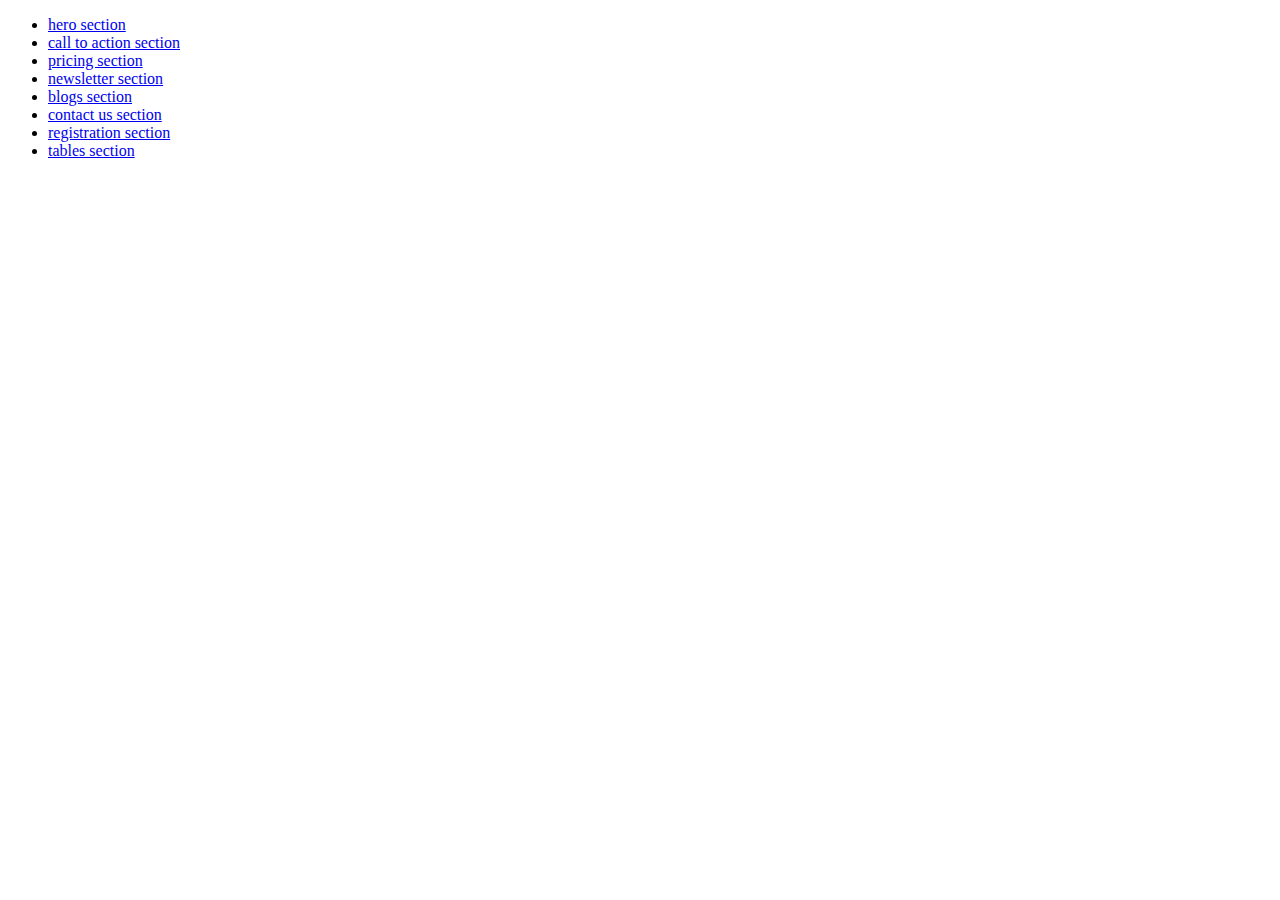
<file: index.html>
<!DOCTYPE html>
<html lang="en">
  <head>
    <meta charset="UTF-8" />
    <meta name="viewport" content="width=device-width, initial-scale=1.0" />
    <title>Document</title>
  </head>
  <body>
    <!-- DO NOT EDIT THIS FILE -->
    <ul>
      <li><a href="./1-hero-section/index.html">hero section</a></li>
      <li>
        <a href="./2-call-to-action/index.html">call to action section</a>
      </li>
      <li><a href="./3-pricings/index.html">pricing section</a></li>
      <li><a href="./4-newsletter/index.html">newsletter section</a></li>
      <li><a href="./5-blogs/index.html">blogs section</a></li>
      <li><a href="./6-contact-us/index.html">contact us section</a></li>
      <li><a href="./7-registration/index.html">registration section</a></li>
      <li><a href="./8-tables/index.html">tables section</a></li>
    </ul>
  </body>
</html>
</file>
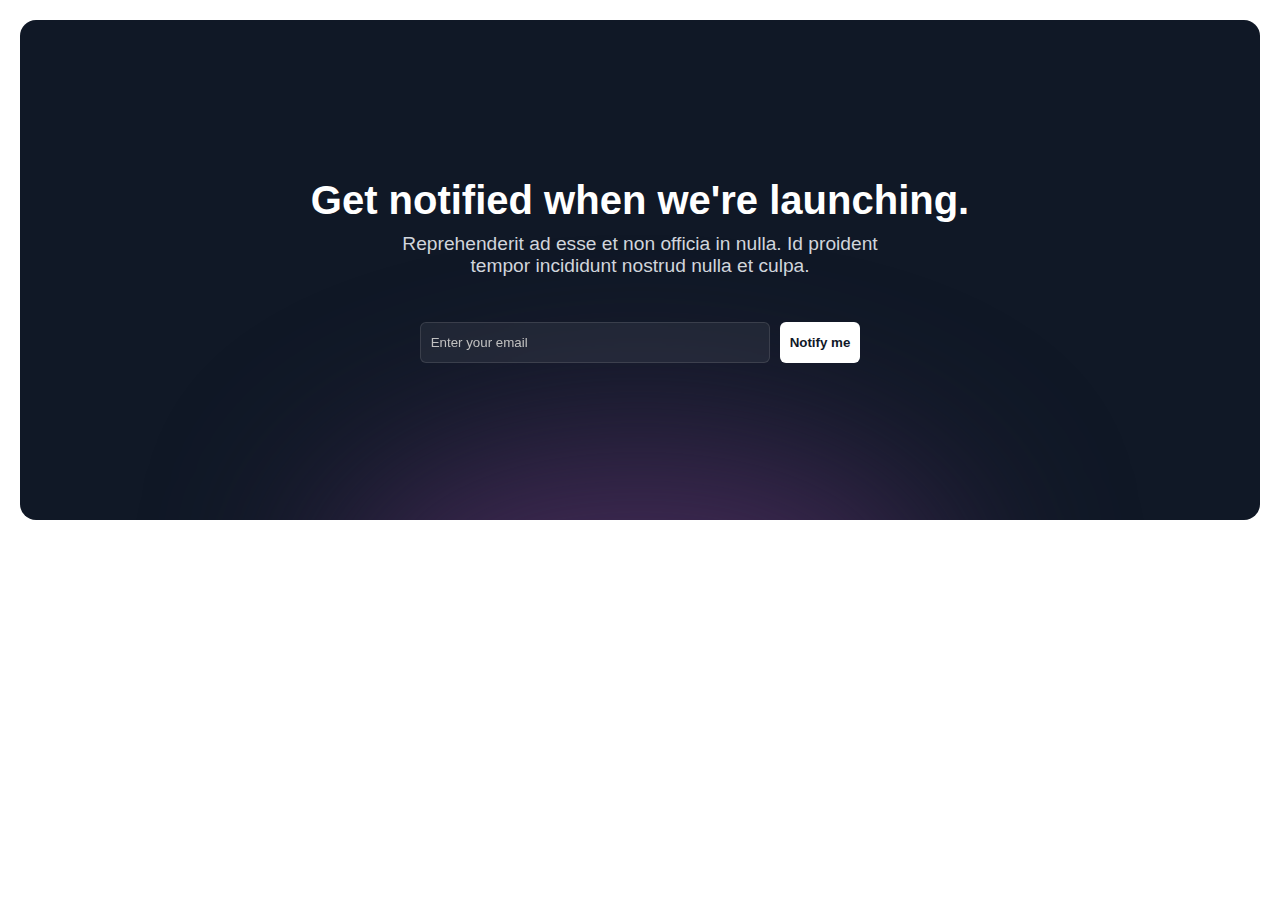
<file: 4-newsletter/index.html>
<!DOCTYPE html>
<html lang="en">
  <head>
    <meta charset="UTF-8" />
    <meta name="viewport" content="width=device-width, initial-scale=1.0" />
    <title>Document</title>
    <link rel="stylesheet" href="style.css" />

    <!-- google font -->
    <link rel="preconnect" href="https://rsms.me/" />
    <link rel="stylesheet" href="https://rsms.me/inter/inter.css" />
  </head>
  <body>
    <section class="newsletter">
      <div class="rounde-shadow"></div>
      <div class="actual-content">
        <h1 class="main-heading">Get notified when we're launching.</h1>
        <p class="description">
          Reprehenderit ad esse et non officia in nulla. Id proident tempor incididunt nostrud nulla et culpa.
        </p>
        <div class="flex">
          <input
            type="text"
            class="input-design"
            placeholder="Enter your email"
          />
          <button class="notify-btn">Notify me</button>
        </div>
      </div>
    </section>
  </body>
</html>
</file>
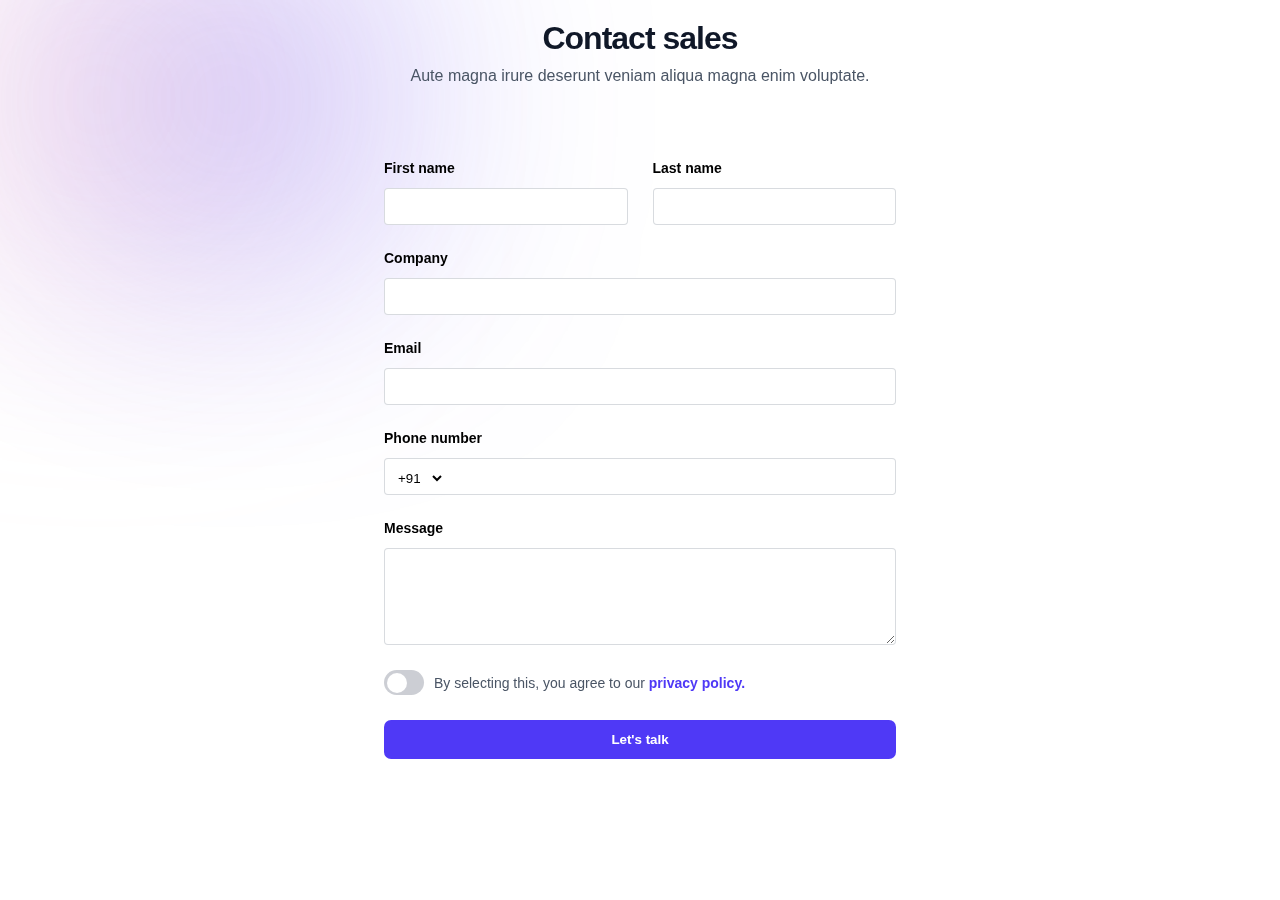
<file: 6-contact-us/index.html>
<!DOCTYPE html>
<html lang="en">
  <head>
    <meta charset="UTF-8" />
    <meta name="viewport" content="width=device-width, initial-scale=1.0" />
    <title>Contact form</title>
    <link rel="stylesheet" href="style.css" />

    <!-- google font -->
    <link rel="preconnect" href="https://rsms.me/" />
    <link rel="stylesheet" href="https://rsms.me/inter/inter.css" />
  </head>
  <body>
    <section class="contact-form container">
      <div class="blue"></div>
      <div class="red"></div>
      <div class="contact-heading">
        <h1>Contact sales</h1>
        <p class="text-gray-600">Aute magna irure deserunt veniam aliqua magna enim voluptate.</p>
      </div>
      <div class="actual-form">
        <div class="fname">
          <label for="fname">First name</label>
          <input type="text" id="fname" />
        </div>
        <div class="lname">
          <label for="lname">Last name</label>
          <input type="text" id="lname" />
        </div>
        <div class="company">
          <label for="company">Company</label>
          <input type="text" id="company" />
        </div>
        <div class="email">
          <label for="email">Email</label>
          <input type="text" id="email" />
        </div>
        <div class="phoneNumber phoneContainer">
          <!-- <div class="phoneContainer"> -->
          <label for="phoneNumber">Phone number</label>
          <input type="number" id="phoneNumber" />
          <select name="" class="input-element" id="">
            <option value="+91">+91</option>
            <option value="+101">+101</option>
            <option value="+36">+36</option>
          </select>
          <!-- </div> -->
        </div>
        <div class="message">
          <label for="message">Message</label>
          <!-- <textarea name="" id=""></textarea> -->
          <textarea name="" id="" cols="30" rows="5"></textarea>
          <!-- <input type="text" id="message" /> -->
        </div>
        <div class="accept-agrement flex">
          <label class="toggle-wrapper">
            <input type="checkbox" class="toggle-input" />
            <div class="toggle">
              <span></span>
            </div>
          </label>

          <p>
            By selecting this, you agree to our
            <span class="pricy">privacy policy.</span>
          </p>
        </div>
        <button type="button" class="btn">Let's talk</button>
      </div>
    </section>
  </body>
</html>
</file>
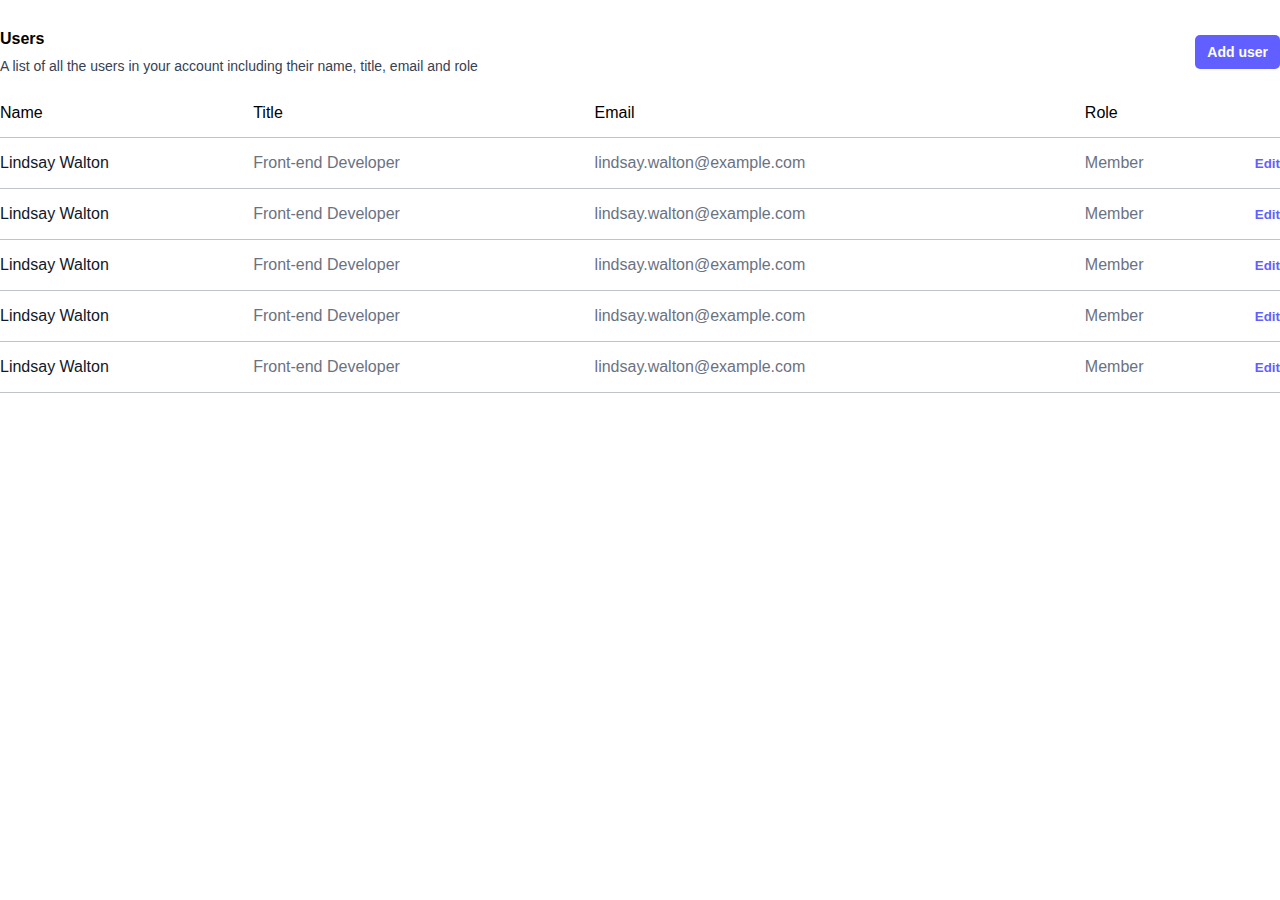
<file: 8-tables/index.html>
<!DOCTYPE html>
<html lang="en">
  <head>
    <meta charset="UTF-8" />
    <meta name="viewport" content="width=device-width, initial-scale=1.0" />
    <title>Data table</title>

    <!-- google font -->
    <link rel="preconnect" href="https://rsms.me/" />
    <link rel="stylesheet" href="https://rsms.me/inter/inter.css" />

    <link rel="stylesheet" href="style.css" />
  </head>
  <body>
    <section class="data-table">
      <div class="data-tbl-head">
        <div class="tbl-info">
          <p class="tbl-head">Users</p>
          <p class="tbl-extra-info">
            A list of all the users in your account including their name, title, email and role
          </p>
        </div>
        <button class="primary-add-btn">Add user</button>
      </div>
      <table cellspacing="0px">
        <tr>
          <th>Name</th>
          <th>Title</th>
          <th>Email</th>
          <th>Role</th>
          <th></th>
        </tr>
        <tr>
          <td>Lindsay Walton</td>
          <td>Front-end Developer</td>
          <td>lindsay.walton@example.com</td>
          <td>Member</td>
          <td><button class="edit-btn">Edit</button></td>
        </tr>
        <tr>
          <td>Lindsay Walton</td>
          <td>Front-end Developer</td>
          <td>lindsay.walton@example.com</td>
          <td>Member</td>
          <td><button class="edit-btn">Edit</button></td>
        </tr>
        <tr>
          <td>Lindsay Walton</td>
          <td>Front-end Developer</td>
          <td>lindsay.walton@example.com</td>
          <td>Member</td>
          <td><button class="edit-btn">Edit</button></td>
        </tr>
        <tr>
          <td>Lindsay Walton</td>
          <td>Front-end Developer</td>
          <td>lindsay.walton@example.com</td>
          <td>Member</td>
          <td><button class="edit-btn">Edit</button></td>
        </tr>
        <tr>
          <td>Lindsay Walton</td>
          <td>Front-end Developer</td>
          <td>lindsay.walton@example.com</td>
          <td>Member</td>
          <td><button class="edit-btn">Edit</button></td>
        </tr>
      </table>
    </section>
  </body>
</html>
</file>
<file: 4-newsletter/style.css>
* {
  margin: 0px;
  padding: 0px;
  box-sizing: border-box;
  font-family: 'Inter', sans-serif;
  font-feature-settings: "cv02", "cv03", "cv04", "cv11";
  font-variation-settings: normal;
}

button {
  cursor: pointer;
}

:root {
  --primary-color: #4f39f6;
  --secondary-color: oklch(87.2% .01 258.338);
  --dark-color: #101828;
}

/* utilites */

.flex {
  display: flex;
}

.items-center {
  align-items: center;
}

.justify-between {
  justify-content: space-between;
}

.newsletter {
  margin: 20px;
  position: relative;
  padding: 20px;
  height: 500px;
  background-color: #101826;
  display: flex;
  align-items: center;
  border-radius: 1rem;
  justify-content: center;
  flex-direction: column;
  overflow: hidden;
  z-index: 10;
}

.rounde-shadow {
  position: absolute;
  background-color: #432A56;
  height: 300px;
  width: 50%;
  border-radius: 50%;
  bottom: -45%;
  /* bottom: 0px; */
  left: 50%;
  z-index: 5;
  filter: blur(90px);
  transform: translateX(-50%);
}

/* .newsletter * {
  position: relative;
  z-index: 1;
} */

.main-heading {
  font-size: 2.5rem;
  color: white;
}

.description {
  color: oklch(87.2% .01 258.338);
  font-size: 1.2rem;
  max-width: 45%;
  width: 100%;
  text-align: center;
  padding-bottom: 10px;
  margin: 10px auto;
}

.input-design {
  border: 1px solid rgba(192, 192, 192, 0.162);
  border-radius: 6px;
  background-color: transparent;
  backdrop-filter: blur(10px);
  background-color: rgba(255, 255, 255, 0.064);
  padding: 12px 10px;
  outline: none;
  margin-top: 25px;
  min-width: 350px;
  color: white;
}

::placeholder {
  color: silver;
  opacity: 1;
  /* Firefox */
}

.notify-btn {
  margin-top: 25px;
  margin-left: 10px;
  border: none;
  font-weight: bold;
  padding-left: 10px;
  padding-right: 10px;
  opacity: 1;
  border-radius: 6px;
  color: var(--dark-color);
  background-color: white;
}

.actual-content {
  display: flex;
  align-items: center;
  justify-content: center;
  flex-direction: column;
  width: 100%;
  z-index: 10;
}
</file>
<file: 6-contact-us/style.css>
* {
  margin: 0px;
  padding: 0px;
  box-sizing: border-box;
  font-family: 'Inter', sans-serif;
  font-feature-settings: "cv02", "cv03", "cv04", "cv11";
  font-variation-settings: normal;
}

.text-gray-600 {
  color: #4a5565;
}

:root {
  --primary-color: #4f39f6;
  --secondary-color: #4a5565;
  --dark-color: #101828;
}

/* utilites */

.flex {
  display: flex;
}

.items-center {
  align-items: center;
}

.justify-between {
  justify-content: space-between;
}

.contact-form {
  height: 100%;
  padding: 20px 0px;
  position: relative;
  display: flex;
  overflow: hidden;
  justify-content: center;
  flex-direction: column;
}

.blue {
  position: fixed;
  top: 0px;
  left: 10%;
  z-index: -1;
  height: 200px;
  width: 200px;
  background-color: var(--primary-color);
  filter: blur(150px);
  border-radius: 50%;
}

.red {
  position: fixed;
  top: 0px;
  left: 0px;
  z-index: -1;
  height: 200px;
  width: 200px;
  background-color: pink;
  filter: blur(150px);
  border-radius: 50%;
}

.contact-heading {
  margin-bottom: 20px;
  color: var(--dark-color);
}

.contact-heading h1 {
  text-align: center;
  letter-spacing: -1px;
  font-size: 2rem;
}

.contact-heading p {
  text-align: center;
  font-size: 1rem;
  margin-top: 10px;
  margin-bottom: 55px;
}

.actual-form {
  display: grid;
  max-width: 40%;
  width: 100%;
  margin: 0px auto;
  grid-template-columns: repeat(12, 1fr);
  gap: 25px;
}

.fname {
  grid-column: 1 / 7;
  display: flex;
  flex-direction: column;
}

input,
textarea {
  padding: 10px;
  border: 1px solid #6a728242;
  outline: none;
  border-radius: 4px;
  background-color: white;
  margin-top: 12px;
  /* box-shadow: 1px 1px 2px silver; */
}

.lname {
  grid-column: 7 / -1;
  display: flex;
  flex-direction: column;
}

.company {
  grid-column: 1 / -1;
  width: 100%;
  display: flex;
  flex-direction: column;
}

.email {
  grid-column: 1 / -1;
  width: 100%;
  display: flex;
  flex-direction: column;
}

.phoneNumber {
  grid-column: 1 / -1;
  width: 100%;
  display: flex;
  flex-direction: column;
}

.phoneNumber #phoneNumber {
  padding-left: 70px;
}

.message {
  grid-column: 1 / -1;
  width: 100%;
  display: flex;
  flex-direction: column;
}

.accept-agrement {
  grid-column: 1 / -1;
  width: 100%;
  align-items: center;
  gap: 10px;
  /* flex-direction: column; */
}

.accept-agrement p {
  color: var(--secondary-color);
  font-size: 14px;
}

.accept-agrement .pricy {
  color: var(--primary-color);
  font-weight: bold;
}

.toggle-wrapper {
  display: inline-block;
  cursor: pointer;
}

.toggle-input {
  display: none;
}

.toggle {
  background-color: #6a728258;
  width: 40px;
  height: 25px;
  position: relative;
  border-radius: 50rem;
  padding: 3px;
  transition: background-color 0.3s ease;
}

.toggle span {
  position: absolute;
  background-color: white;
  width: 20px;
  height: 20px;
  top: 50%;
  transform: translateY(-50%);
  border-radius: 50%;
  transition: transform 0.3s ease;
}

/* Toggle ON */
.toggle-input:checked+.toggle {
  background-color: #4ade80;
}

.toggle-input:checked+.toggle span {
  transform: translate(15px, -50%);
  /* moves the circle to the right */
}



.btn {
  grid-column: 1 / -1;
  width: 100%;
  display: flex;
  flex-direction: column;
  padding: 12px 10px;
  background-color: var(--primary-color);
  border: none;
  font-weight: 600;
  cursor: pointer;
  color: white;
  border-radius: 7px;
}

label {
  font-size: 14px;
  font-weight: 600;
}

.phoneContainer {
  position: relative;
}

.input-element {
  position: absolute;
  top: 40px;
  outline: none;
  left: 10px;
  border: none;
  background-color: transparent;
}
</file>
<file: 8-tables/style.css>
/* write your css here */
* {
  margin: 0px;
  padding: 0px;
  box-sizing: border-box;
  font-family: 'Inter', sans-serif;
  font-feature-settings: "cv02", "cv03", "cv04", "cv11";
  font-variation-settings: normal;
  text-decoration: none;
}

.text-gray-600 {
  color: #4a5565;
}

:root {
  --primary-color: #615fff;
  --secondary-color: #6a7282;
  --dark-color: #111827;
  --dark-line-color: #6B7280;
}

.data-table {
  max-width: 1280px;
  width: 100%;
  margin: 30px auto;
}

.data-tbl-head {
  display: flex;
  align-items: center;
  justify-content: space-between;
  margin-bottom: 30px;
}


.tbl-head {
  font-size: 1rem;
  font-weight: 600;
  margin-bottom: 10px;
}

.tbl-extra-info {
  color: oklch(37.3% .034 259.733);
  font-size: 14px;
}

.primary-add-btn {
  background-color: var(--primary-color);
  border: none;
  padding: 9px 12px;
  border-radius: 5px;
  font-weight: bold;
  font-size: 14px;
  color: white;
}

table {
  width: 100%;
}

table tr th {
  text-align: start;
  padding-bottom: 15px;
  font-weight: 500;
  border-bottom: 1px solid #6b72806d;
}

table tr td {
  padding-block: 16px;
  border-bottom: 1px solid #6b72806d;
  color: #6a7282;
}

table tr td:last-child {
  text-align: right;
}

table tr td:first-child {
  font-weight: 500;
  color: #111827;
}

.edit-btn {
  border: none;
  background-color: transparent;
  color: var(--primary-color);
  font-weight: bold;
}
</file>
